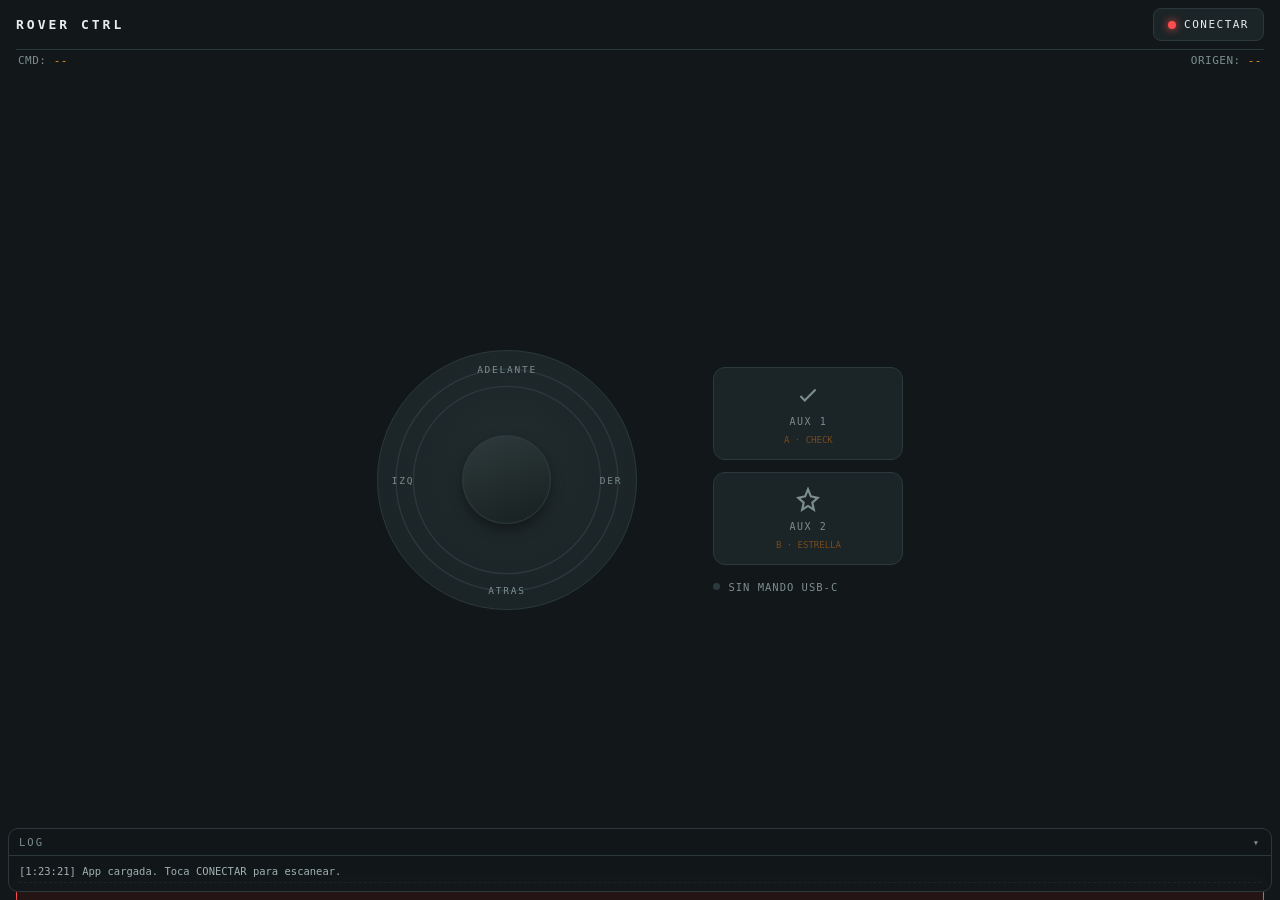
<file: index.html>
<!DOCTYPE html>
<html lang="es">
<head>
<meta charset="UTF-8">
<meta name="viewport" content="width=device-width, initial-scale=1, maximum-scale=1, user-scalable=no, viewport-fit=cover">
<meta name="format-detection" content="telephone=no">
<title>ROVER CTRL · micro:bit</title>
<meta name="theme-color" content="#12181a">
<link rel="manifest" href="manifest.json">
<link rel="icon" href="icon-192.png">
<link rel="apple-touch-icon" href="icon-192.png">
<link rel="stylesheet" href="style.css">
</head>
<body>

<header>
  <div class="brand">
    <div class="title">ROVER CTRL</div>
    <div class="sub">MICRO:BIT · BLE UART</div>
  </div>
  <button id="connectBtn"><span class="dot"></span><span id="connectLabel">CONECTAR</span></button>
</header>

<div id="telemetry">
  <span>CMD: <span class="val" id="lastCmd">--</span></span>
  <span>ORIGEN: <span class="val" id="lastSource">--</span></span>
</div>

<main>
  <div id="stickWrap">
    <div id="stickBase"></div>
    <svg id="dial" viewBox="0 0 300 300">
      <circle class="dial-ring" cx="150" cy="150" r="128"/>
      <circle class="dial-ring" cx="150" cy="150" r="108"/>
      <text id="lblF" class="dial-label" x="150" y="26" text-anchor="middle">ADELANTE</text>
      <text id="lblB" class="dial-label" x="150" y="282" text-anchor="middle">ATRAS</text>
      <text id="lblL" class="dial-label" x="30" y="155" text-anchor="middle">IZQ</text>
      <text id="lblR" class="dial-label" x="270" y="155" text-anchor="middle">DER</text>
    </svg>
    <div id="stickKnob"></div>
  </div>

  <div id="rightPanel">
    <div id="auxRow">
      <div class="auxBtn" id="aux1">
        <svg class="ico" viewBox="0 0 24 24" fill="none" stroke="#7c8d8e" stroke-width="2"><path d="M5 13l4 4L19 7"/></svg>
        <span class="lbl">AUX 1</span>
        <span class="key">A · CHECK</span>
      </div>
      <div class="auxBtn" id="aux2">
        <svg class="ico" viewBox="0 0 24 24" fill="none" stroke="#7c8d8e" stroke-width="2"><path d="M12 2l2.6 6.6L21 10l-5 4.4L17.4 21 12 17.5 6.6 21 8 14.4 3 10l6.4-1.4z"/></svg>
        <span class="lbl">AUX 2</span>
        <span class="key">B · ESTRELLA</span>
      </div>
    </div>

    <div id="padStatus"><span class="dot"></span><span id="padLabel">SIN MANDO USB-C</span></div>
  </div>
</main>

<footer>FLECHAS = TECLADO &nbsp;·&nbsp; STICK IZQ DEL MANDO = MOVIMIENTO</footer>

<div id="toast"></div>

<div id="debugPanel">
  <div id="debugHeader">LOG <span id="debugToggle">▾</span></div>
  <div id="debugLog"></div>
</div>

<script src="app.js"></script>
</body>
</html>
</file>
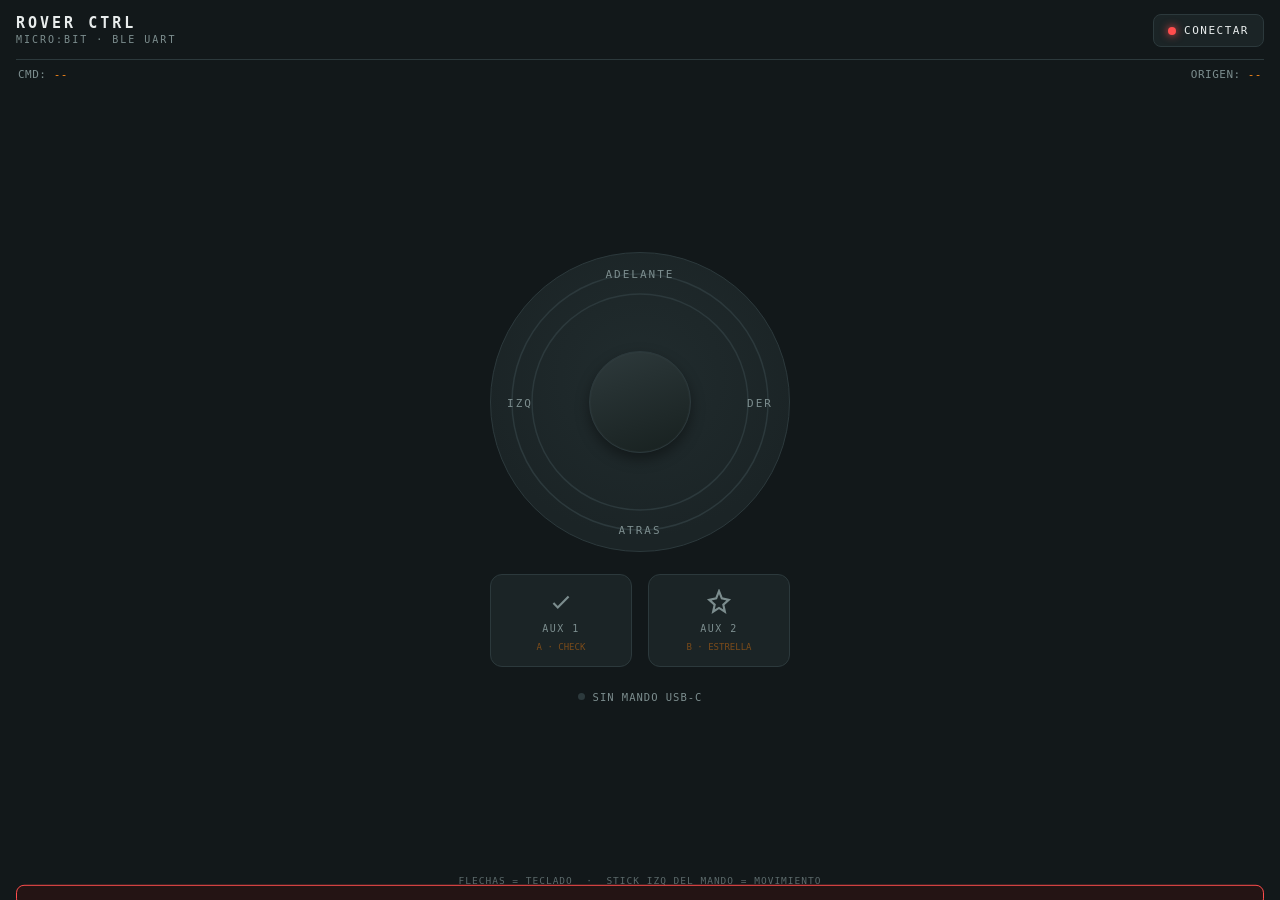
<file: rover-ctrl.html>
<!DOCTYPE html>
<html lang="es">
<head>
<meta charset="UTF-8">
<meta name="viewport" content="width=device-width, initial-scale=1, maximum-scale=1, user-scalable=no, viewport-fit=cover">
<meta name="format-detection" content="telephone=no">
<title>ROVER CTRL · micro:bit</title>
<style>
  :root{
    --bg:#12181a;
    --panel:#1b2426;
    --panel-2:#212c2e;
    --line:#2c393c;
    --accent:#ff8c1a;
    --accent-dim:#7a4b1a;
    --ok:#3ddc97;
    --danger:#ff4d4d;
    --text:#e8ecec;
    --muted:#7c8d8e;
    --mono: "JetBrains Mono","Space Mono",ui-monospace,Consolas,monospace;
    --sans: -apple-system,BlinkMacSystemFont,"Segoe UI",Inter,Roboto,sans-serif;
  }
  *{box-sizing:border-box; -webkit-tap-highlight-color:transparent; user-select:none;}
  html,body{
    margin:0; padding:0; height:100%; background:var(--bg); color:var(--text);
    font-family:var(--sans); overscroll-behavior:none; touch-action:none;
  }
  body{
    display:flex; flex-direction:column;
    min-height:100vh; min-height:100dvh;
    padding: max(14px, env(safe-area-inset-top)) 16px max(14px, env(safe-area-inset-bottom));
  }

  /* ---------- Top bar ---------- */
  header{
    display:flex; align-items:center; justify-content:space-between;
    padding-bottom:12px; border-bottom:1px solid var(--line);
  }
  .brand{display:flex; flex-direction:column; line-height:1.05;}
  .brand .title{font-family:var(--mono); font-weight:700; font-size:15px; letter-spacing:3px; color:var(--text);}
  .brand .sub{font-family:var(--mono); font-size:10px; letter-spacing:2px; color:var(--muted); margin-top:3px;}

  #connectBtn{
    display:flex; align-items:center; gap:8px;
    background:var(--panel); border:1px solid var(--line); color:var(--text);
    font-family:var(--mono); font-size:11px; letter-spacing:1.5px;
    padding:9px 14px; border-radius:8px; cursor:pointer;
  }
  #connectBtn .dot{width:8px; height:8px; border-radius:50%; background:var(--danger); box-shadow:0 0 8px var(--danger);}
  #connectBtn.connected .dot{background:var(--ok); box-shadow:0 0 8px var(--ok);}
  #connectBtn.connected{border-color: rgba(61,220,151,.4);}

  /* ---------- Telemetry strip ---------- */
  #telemetry{
    font-family:var(--mono); font-size:11px; color:var(--muted);
    padding:8px 2px 2px; letter-spacing:.5px; display:flex; justify-content:space-between;
  }
  #telemetry .val{color:var(--accent);}

  main{
    flex:1; display:flex; flex-direction:column; align-items:center; justify-content:center; gap:22px;
    padding: 10px 0 4px;
  }

  /* ---------- Joystick (compass dial) ---------- */
  #stickWrap{ position:relative; width:min(72vw, 300px); height:min(72vw, 300px); }
  svg#dial{ position:absolute; inset:0; width:100%; height:100%; }
  .tick{ stroke:var(--line); stroke-width:2; }
  .tick.major{ stroke:var(--muted); }
  .dial-ring{ fill:none; stroke:var(--line); stroke-width:1.5; }
  .dial-label{
    font-family:var(--mono); font-size:11px; fill:var(--muted); letter-spacing:2px;
  }
  .dial-label.active{ fill:var(--accent); }

  #stickBase{
    position:absolute; inset:0; border-radius:50%;
    background: radial-gradient(circle at 50% 42%, var(--panel-2), var(--panel) 70%);
    border:1px solid var(--line);
  }
  #stickSweep{
    position:absolute; inset:0; border-radius:50%; pointer-events:none;
    opacity:0; transition:opacity .3s;
  }
  #stickWrap.live #stickSweep{ opacity:1; }
  #stickKnob{
    position:absolute; width:34%; height:34%; left:33%; top:33%;
    border-radius:50%;
    background: linear-gradient(160deg, #2e3a3c, #17201f);
    border:1px solid var(--line);
    box-shadow: 0 6px 14px rgba(0,0,0,.4), inset 0 0 0 1px rgba(255,255,255,.02);
    transition: box-shadow .15s;
  }
  #stickWrap.active #stickKnob{
    border-color: var(--accent);
    box-shadow: 0 0 0 4px rgba(255,140,26,.12), 0 6px 14px rgba(0,0,0,.4);
  }

  /* ---------- Aux buttons ---------- */
  #auxRow{ display:flex; gap:16px; width:min(72vw,300px); }
  .auxBtn{
    flex:1; display:flex; flex-direction:column; align-items:center; gap:8px;
    background:var(--panel); border:1px solid var(--line); border-radius:12px;
    padding:14px 8px; cursor:pointer;
  }
  .auxBtn:active{ border-color:var(--accent); }
  .auxBtn .ico{ width:26px; height:26px; }
  .auxBtn .lbl{ font-family:var(--mono); font-size:10px; letter-spacing:1.5px; color:var(--muted); }
  .auxBtn .key{ font-family:var(--mono); font-size:9px; color:var(--accent-dim); }

  /* ---------- Gamepad status ---------- */
  #padStatus{
    display:flex; align-items:center; gap:8px; justify-content:center;
    font-family:var(--mono); font-size:10.5px; color:var(--muted); letter-spacing:1px;
    padding-top:2px;
  }
  #padStatus .dot{width:7px; height:7px; border-radius:50%; background:var(--line);}
  #padStatus.on .dot{background:var(--ok); box-shadow:0 0 6px var(--ok);}
  #padStatus.on{ color:var(--ok); }

  footer{
    font-family:var(--mono); font-size:9.5px; color:var(--muted); text-align:center;
    padding-top:10px; letter-spacing:1px; opacity:.7;
  }

  #toast{
    position:fixed; left:16px; right:16px; bottom:24px;
    background:#241414; border:1px solid var(--danger); color:#ffb3b3;
    font-family:var(--mono); font-size:12px; padding:10px 14px; border-radius:8px;
    transform:translateY(140%); transition:transform .25s ease; z-index:20;
  }
  #toast.show{ transform:translateY(0); }
</style>
</head>
<body>

<header>
  <div class="brand">
    <div class="title">ROVER CTRL</div>
    <div class="sub">MICRO:BIT · BLE UART</div>
  </div>
  <button id="connectBtn"><span class="dot"></span><span id="connectLabel">CONECTAR</span></button>
</header>

<div id="telemetry">
  <span>CMD: <span class="val" id="lastCmd">--</span></span>
  <span>ORIGEN: <span class="val" id="lastSource">--</span></span>
</div>

<main>
  <div id="stickWrap">
    <div id="stickBase"></div>
    <svg id="dial" viewBox="0 0 300 300">
      <circle class="dial-ring" cx="150" cy="150" r="128"/>
      <circle class="dial-ring" cx="150" cy="150" r="108"/>
      <text id="lblF" class="dial-label" x="150" y="26" text-anchor="middle">ADELANTE</text>
      <text id="lblB" class="dial-label" x="150" y="282" text-anchor="middle">ATRAS</text>
      <text id="lblL" class="dial-label" x="30" y="155" text-anchor="middle">IZQ</text>
      <text id="lblR" class="dial-label" x="270" y="155" text-anchor="middle">DER</text>
    </svg>
    <div id="stickKnob"></div>
  </div>

  <div id="auxRow">
    <div class="auxBtn" id="aux1">
      <svg class="ico" viewBox="0 0 24 24" fill="none" stroke="#7c8d8e" stroke-width="2"><path d="M5 13l4 4L19 7"/></svg>
      <span class="lbl">AUX 1</span>
      <span class="key">A · CHECK</span>
    </div>
    <div class="auxBtn" id="aux2">
      <svg class="ico" viewBox="0 0 24 24" fill="none" stroke="#7c8d8e" stroke-width="2"><path d="M12 2l2.6 6.6L21 10l-5 4.4L17.4 21 12 17.5 6.6 21 8 14.4 3 10l6.4-1.4z"/></svg>
      <span class="lbl">AUX 2</span>
      <span class="key">B · ESTRELLA</span>
    </div>
  </div>

  <div id="padStatus"><span class="dot"></span><span id="padLabel">SIN MANDO USB-C</span></div>
</main>

<footer>FLECHAS = TECLADO &nbsp;·&nbsp; STICK IZQ DEL MANDO = MOVIMIENTO</footer>

<div id="toast"></div>

<script>
/* ============================================================
   ROVER CTRL
   App de control remoto para carro con micro:bit.
   Entradas soportadas:
     - Joystick táctil en pantalla
     - Teclado (flechas) para pruebas en escritorio
     - Gamepad GameSir X5 Lite (USB-C, modo Android HID) vía Gamepad API
   Salida: comandos cortos por Bluetooth Web (Nordic UART Service)
     F = adelante   B = atrás   L = izquierda   R = derecha   S = detener
     C = AUX 1 (check en la matriz)   X = AUX 2 (otro ícono)
   ============================================================ */

// ---------- Nordic UART Service UUIDs ----------
const UART_SERVICE = '6e400001-b5a3-f393-e0a9-e50e24dcca9e';
const UART_RX       = '6e400002-b5a3-f393-e0a9-e50e24dcca9e'; // escribimos aquí (RX del micro:bit)
const UART_TX       = '6e400003-b5a3-f393-e0a9-e50e24dcca9e'; // notificaciones del micro:bit (no usado por ahora)

let bleDevice = null, bleServer = null, rxChar = null;
let isConnected = false;

const connectBtn = document.getElementById('connectBtn');
const connectLabel = document.getElementById('connectLabel');
const lastCmdEl = document.getElementById('lastCmd');
const lastSourceEl = document.getElementById('lastSource');
const toastEl = document.getElementById('toast');

function showToast(msg){
  toastEl.textContent = msg;
  toastEl.classList.add('show');
  clearTimeout(showToast._t);
  showToast._t = setTimeout(()=> toastEl.classList.remove('show'), 3200);
}

async function connectBLE(){
  if(!navigator.bluetooth){
    showToast('Este navegador no soporta Web Bluetooth. Usa Chrome en Android.');
    return;
  }
  if(isConnected){
    try{ bleDevice.gatt.disconnect(); }catch(e){}
    return;
  }
  try{
    bleDevice = await navigator.bluetooth.requestDevice({
      filters: [{ services: [UART_SERVICE] }],
      optionalServices: [UART_SERVICE]
    });
    bleDevice.addEventListener('gattserverdisconnected', onDisconnected);
    bleServer = await bleDevice.gatt.connect();
    const service = await bleServer.getPrimaryService(UART_SERVICE);
    rxChar = await service.getCharacteristic(UART_RX);
    isConnected = true;
    connectBtn.classList.add('connected');
    connectLabel.textContent = 'CONECTADO';
  }catch(err){
    console.error(err);
    showToast('No se pudo conectar: ' + (err.message || err));
  }
}

function onDisconnected(){
  isConnected = false;
  rxChar = null;
  connectBtn.classList.remove('connected');
  connectLabel.textContent = 'CONECTAR';
  showToast('micro:bit desconectado');
}

connectBtn.addEventListener('click', connectBLE);

// Cola simple para no saturar la característica BLE con escrituras simultáneas
let writeBusy = false;
const writeQueue = [];
async function sendCommand(cmd, source){
  lastCmdEl.textContent = cmd;
  lastSourceEl.textContent = source;
  if(!isConnected || !rxChar) return;
  writeQueue.push(cmd);
  if(writeBusy) return;
  writeBusy = true;
  while(writeQueue.length){
    const c = writeQueue.shift();
    try{
      const data = new TextEncoder().encode(c + '\n');
      await rxChar.writeValueWithoutResponse ? rxChar.writeValueWithoutResponse(data) : rxChar.writeValue(data);
    }catch(e){
      console.warn('Fallo de escritura BLE', e);
      break;
    }
  }
  writeBusy = false;
}

// ============================================================
// JOYSTICK (táctil + gamepad, unificados)
// ============================================================
const stickWrap = document.getElementById('stickWrap');
const stickKnob = document.getElementById('stickKnob');
const labels = {
  F: document.getElementById('lblF'),
  B: document.getElementById('lblB'),
  L: document.getElementById('lblL'),
  R: document.getElementById('lblR'),
};

const DEAD_ZONE = 0.3;
let currentDir = 'S';       // dirección lógica actual (F/B/L/R/S)
let dragging = false;
let dragSource = 'PANTALLA';

function setKnobPosition(nx, ny){ // nx, ny en rango -1..1
  const wrap = stickWrap.getBoundingClientRect();
  const maxOffset = wrap.width * 0.32;
  const x = nx * maxOffset;
  const y = ny * maxOffset;
  stickKnob.style.transform = `translate(${x}px, ${y}px)`;
}

function highlightLabel(dir){
  Object.values(labels).forEach(l => l.classList.remove('active'));
  if(labels[dir]) labels[dir].classList.add('active');
}

function directionFromVector(nx, ny){
  // nx: -1(izq) .. 1(der)   ny: -1(adelante) .. 1(atrás)
  const mag = Math.hypot(nx, ny);
  if(mag < DEAD_ZONE) return 'S';
  if(Math.abs(ny) >= Math.abs(nx)){
    return ny < 0 ? 'F' : 'B';
  }else{
    return nx < 0 ? 'L' : 'R';
  }
}

function updateStick(nx, ny, source){
  const mag = Math.min(1, Math.hypot(nx, ny));
  const angle = Math.atan2(ny, nx);
  const clampedX = Math.cos(angle) * mag;
  const clampedY = Math.sin(angle) * mag;
  setKnobPosition(clampedX, clampedY);

  const dir = directionFromVector(nx, ny);
  stickWrap.classList.toggle('live', dir !== 'S');
  highlightLabel(dir);

  if(dir !== currentDir){
    currentDir = dir;
    dragSource = source;
    sendCommand(dir, source);
  }
}

function resetStick(source){
  setKnobPosition(0,0);
  stickWrap.classList.remove('live','active');
  highlightLabel(null);
  if(currentDir !== 'S'){
    currentDir = 'S';
    sendCommand('S', source);
  }
}

// --- Entrada táctil / mouse ---
function pointerPos(evt){
  const wrap = stickWrap.getBoundingClientRect();
  const cx = wrap.left + wrap.width/2;
  const cy = wrap.top + wrap.height/2;
  const px = (evt.touches ? evt.touches[0].clientX : evt.clientX);
  const py = (evt.touches ? evt.touches[0].clientY : evt.clientY);
  const radius = wrap.width/2;
  let nx = (px - cx) / radius;
  let ny = (py - cy) / radius;
  return {nx, ny};
}

function onPointerDown(evt){
  dragging = true;
  stickWrap.classList.add('active');
  const {nx, ny} = pointerPos(evt);
  updateStick(nx, ny, 'PANTALLA');
  evt.preventDefault();
}
function onPointerMove(evt){
  if(!dragging) return;
  const {nx, ny} = pointerPos(evt);
  updateStick(nx, ny, 'PANTALLA');
  evt.preventDefault();
}
function onPointerUp(evt){
  if(!dragging) return;
  dragging = false;
  resetStick('PANTALLA');
}

stickWrap.addEventListener('mousedown', onPointerDown);
window.addEventListener('mousemove', onPointerMove);
window.addEventListener('mouseup', onPointerUp);
stickWrap.addEventListener('touchstart', onPointerDown, {passive:false});
window.addEventListener('touchmove', onPointerMove, {passive:false});
window.addEventListener('touchend', onPointerUp);

// --- Entrada de teclado (pruebas en escritorio) ---
const keyState = {ArrowUp:false, ArrowDown:false, ArrowLeft:false, ArrowRight:false};
function keyboardToVector(){
  let nx = 0, ny = 0;
  if(keyState.ArrowUp) ny -= 1;
  if(keyState.ArrowDown) ny += 1;
  if(keyState.ArrowLeft) nx -= 1;
  if(keyState.ArrowRight) nx += 1;
  return {nx, ny};
}
window.addEventListener('keydown', (e)=>{
  if(!(e.key in keyState)) return;
  if(keyState[e.key]) return;
  keyState[e.key] = true;
  if(!padActive){
    const {nx, ny} = keyboardToVector();
    stickWrap.classList.add('active');
    updateStick(nx, ny, 'TECLADO');
  }
});
window.addEventListener('keyup', (e)=>{
  if(!(e.key in keyState)) return;
  keyState[e.key] = false;
  if(!padActive){
    const {nx, ny} = keyboardToVector();
    if(nx === 0 && ny === 0) resetStick('TECLADO');
    else updateStick(nx, ny, 'TECLADO');
  }
});

// ============================================================
// GAMEPAD (GameSir X5 Lite u otro mando estándar por USB-C)
// ============================================================
const padStatusEl = document.getElementById('padStatus');
const padLabelEl = document.getElementById('padLabel');
let padActive = false;
let padPrevButtons = [false, false];

window.addEventListener('gamepadconnected', (e)=>{
  padActive = true;
  padStatusEl.classList.add('on');
  padLabelEl.textContent = 'MANDO: ' + e.gamepad.id.slice(0,26);
  showToast('Mando conectado');
});
window.addEventListener('gamepaddisconnected', ()=>{
  padActive = false;
  padStatusEl.classList.remove('on');
  padLabelEl.textContent = 'SIN MANDO USB-C';
  resetStick('MANDO');
});

function pollGamepad(){
  const pads = navigator.getGamepads ? navigator.getGamepads() : [];
  const gp = pads && pads[0];
  if(gp){
    if(!padActive){
      padActive = true;
      padStatusEl.classList.add('on');
      padLabelEl.textContent = 'MANDO: ' + gp.id.slice(0,26);
    }
    const nx = gp.axes[0] || 0;
    const ny = gp.axes[1] || 0;
    stickWrap.classList.toggle('active', Math.hypot(nx,ny) > 0.05);
    if(Math.hypot(nx, ny) < 0.05){
      resetStick('MANDO');
    }else{
      updateStick(nx, ny, 'MANDO');
    }

    // Botones A (0) y B (1) -> AUX1 / AUX2, disparo por flanco de subida
    const btnA = !!(gp.buttons[0] && gp.buttons[0].pressed);
    const btnB = !!(gp.buttons[1] && gp.buttons[1].pressed);
    if(btnA && !padPrevButtons[0]) triggerAux(1);
    if(btnB && !padPrevButtons[1]) triggerAux(2);
    padPrevButtons = [btnA, btnB];
  }
  requestAnimationFrame(pollGamepad);
}
requestAnimationFrame(pollGamepad);

// ============================================================
// BOTONES AUX (futuras funciones — por ahora: iconos en la matriz LED)
// ============================================================
function triggerAux(n){
  const el = document.getElementById('aux' + n);
  el.style.borderColor = 'var(--accent)';
  setTimeout(()=> el.style.borderColor = '', 180);
  sendCommand(n === 1 ? 'C' : 'X', padActive ? 'MANDO' : 'PANTALLA');
}
document.getElementById('aux1').addEventListener('click', ()=> triggerAux(1));
document.getElementById('aux2').addEventListener('click', ()=> triggerAux(2));
</script>
</body>
</html>
</file>
<file: style.css>
:root{
    --bg:#12181a;
    --panel:#1b2426;
    --panel-2:#212c2e;
    --line:#2c393c;
    --accent:#ff8c1a;
    --accent-dim:#7a4b1a;
    --ok:#3ddc97;
    --danger:#ff4d4d;
    --text:#e8ecec;
    --muted:#7c8d8e;
    --mono: "JetBrains Mono","Space Mono",ui-monospace,Consolas,monospace;
    --sans: -apple-system,BlinkMacSystemFont,"Segoe UI",Inter,Roboto,sans-serif;
  }
  *{box-sizing:border-box; -webkit-tap-highlight-color:transparent; user-select:none;}
  html,body{
    margin:0; padding:0; height:100%; background:var(--bg); color:var(--text);
    font-family:var(--sans); overscroll-behavior:none; touch-action:none;
  }
  body{
    display:flex; flex-direction:column;
    min-height:100vh; min-height:100dvh;
    padding: max(14px, env(safe-area-inset-top)) 16px max(14px, env(safe-area-inset-bottom));
  }

  /* ---------- Top bar ---------- */
  header{
    display:flex; align-items:center; justify-content:space-between;
    padding-bottom:12px; border-bottom:1px solid var(--line);
  }
  .brand{display:flex; flex-direction:column; line-height:1.05;}
  .brand .title{font-family:var(--mono); font-weight:700; font-size:15px; letter-spacing:3px; color:var(--text);}
  .brand .sub{font-family:var(--mono); font-size:10px; letter-spacing:2px; color:var(--muted); margin-top:3px;}

  #connectBtn{
    display:flex; align-items:center; gap:8px;
    background:var(--panel); border:1px solid var(--line); color:var(--text);
    font-family:var(--mono); font-size:11px; letter-spacing:1.5px;
    padding:9px 14px; border-radius:8px; cursor:pointer;
  }
  #connectBtn .dot{width:8px; height:8px; border-radius:50%; background:var(--danger); box-shadow:0 0 8px var(--danger);}
  #connectBtn.connected .dot{background:var(--ok); box-shadow:0 0 8px var(--ok);}
  #connectBtn.connected{border-color: rgba(61,220,151,.4);}

  /* ---------- Telemetry strip ---------- */
  #telemetry{
    font-family:var(--mono); font-size:11px; color:var(--muted);
    padding:8px 2px 2px; letter-spacing:.5px; display:flex; justify-content:space-between;
  }
  #telemetry .val{color:var(--accent);}

  main{
    flex:1; display:flex; flex-direction:column; align-items:center; justify-content:center; gap:22px;
    padding: 10px 0 4px;
  }

  /* ---------- Joystick (compass dial) ---------- */
  #stickWrap{ position:relative; width:min(72vw, 300px); height:min(72vw, 300px); }
  svg#dial{ position:absolute; inset:0; width:100%; height:100%; }
  .tick{ stroke:var(--line); stroke-width:2; }
  .tick.major{ stroke:var(--muted); }
  .dial-ring{ fill:none; stroke:var(--line); stroke-width:1.5; }
  .dial-label{
    font-family:var(--mono); font-size:11px; fill:var(--muted); letter-spacing:2px;
  }
  .dial-label.active{ fill:var(--accent); }

  #stickBase{
    position:absolute; inset:0; border-radius:50%;
    background: radial-gradient(circle at 50% 42%, var(--panel-2), var(--panel) 70%);
    border:1px solid var(--line);
  }
  #stickSweep{
    position:absolute; inset:0; border-radius:50%; pointer-events:none;
    opacity:0; transition:opacity .3s;
  }
  #stickWrap.live #stickSweep{ opacity:1; }
  #stickKnob{
    position:absolute; width:34%; height:34%; left:33%; top:33%;
    border-radius:50%;
    background: linear-gradient(160deg, #2e3a3c, #17201f);
    border:1px solid var(--line);
    box-shadow: 0 6px 14px rgba(0,0,0,.4), inset 0 0 0 1px rgba(255,255,255,.02);
    transition: box-shadow .15s;
  }
  #stickWrap.active #stickKnob{
    border-color: var(--accent);
    box-shadow: 0 0 0 4px rgba(255,140,26,.12), 0 6px 14px rgba(0,0,0,.4);
  }

  /* ---------- Aux buttons ---------- */
  #auxRow{ display:flex; gap:16px; width:min(72vw,300px); }
  .auxBtn{
    flex:1; display:flex; flex-direction:column; align-items:center; gap:8px;
    background:var(--panel); border:1px solid var(--line); border-radius:12px;
    padding:14px 8px; cursor:pointer;
  }
  .auxBtn:active{ border-color:var(--accent); }
  .auxBtn .ico{ width:26px; height:26px; }
  .auxBtn .lbl{ font-family:var(--mono); font-size:10px; letter-spacing:1.5px; color:var(--muted); }
  .auxBtn .key{ font-family:var(--mono); font-size:9px; color:var(--accent-dim); }

  /* ---------- Gamepad status ---------- */
  #padStatus{
    display:flex; align-items:center; gap:8px; justify-content:center;
    font-family:var(--mono); font-size:10.5px; color:var(--muted); letter-spacing:1px;
    padding-top:2px;
  }
  #padStatus .dot{width:7px; height:7px; border-radius:50%; background:var(--line);}
  #padStatus.on .dot{background:var(--ok); box-shadow:0 0 6px var(--ok);}
  #padStatus.on{ color:var(--ok); }

  footer{
    font-family:var(--mono); font-size:9.5px; color:var(--muted); text-align:center;
    padding-top:10px; letter-spacing:1px; opacity:.7;
  }

  #toast{
    position:fixed; left:16px; right:16px; bottom:24px;
    background:#241414; border:1px solid var(--danger); color:#ffb3b3;
    font-family:var(--mono); font-size:12px; padding:10px 14px; border-radius:8px;
    transform:translateY(140%); transition:transform .25s ease; z-index:20;
  }
  #toast.show{ transform:translateY(0); }

  #rightPanel{ display:contents; }

  /* ---------- Horizontal / landscape ---------- */
  @media (orientation:landscape){
    body{ padding-top:max(8px, env(safe-area-inset-top)); padding-bottom:max(8px, env(safe-area-inset-bottom)); }
    header{ padding-bottom:8px; }
    .brand .title{ font-size:13px; }
    .brand .sub{ display:none; }
    #telemetry{ padding:4px 2px 0; }
    footer{ display:none; }

    main{
      flex-direction:row;
      align-items:center;
      justify-content:center;
      gap:6vw;
      padding:0;
    }
    #stickWrap{ width:min(52vh, 42vw, 260px); height:min(52vh, 42vw, 260px); flex-shrink:0; }

    #rightPanel{
      display:flex; flex-direction:column; align-items:stretch;
      gap:16px; width:min(38vw, 190px);
    }
    #auxRow{ flex-direction:column; width:auto; gap:12px; }
    .auxBtn{ flex:none; }
    #padStatus{ justify-content:flex-start; padding-top:0; }
  }

/* ---------- Debug panel ---------- */
#debugPanel{
  position:fixed; left:8px; right:8px; bottom:8px; z-index:30;
  background:rgba(18,24,26,.95); border:1px solid var(--line); border-radius:10px;
  font-family:var(--mono); font-size:10.5px; max-height:40vh; display:flex; flex-direction:column;
  backdrop-filter: blur(4px);
}
#debugHeader{
  display:flex; justify-content:space-between; padding:7px 10px;
  color:var(--muted); letter-spacing:2px; cursor:pointer; border-bottom:1px solid var(--line);
}
#debugLog{
  overflow-y:auto; padding:6px 10px 8px; color:#9fb0b1; line-height:1.5;
}
#debugLog div{ border-bottom:1px dashed rgba(255,255,255,.05); padding:2px 0; word-break:break-word; }
#debugLog .err{ color:var(--danger); }
#debugLog .ok{ color:var(--ok); }
#debugPanel.collapsed #debugLog{ display:none; }
#debugPanel.collapsed #debugToggle{ transform:rotate(-90deg); }
</file>
